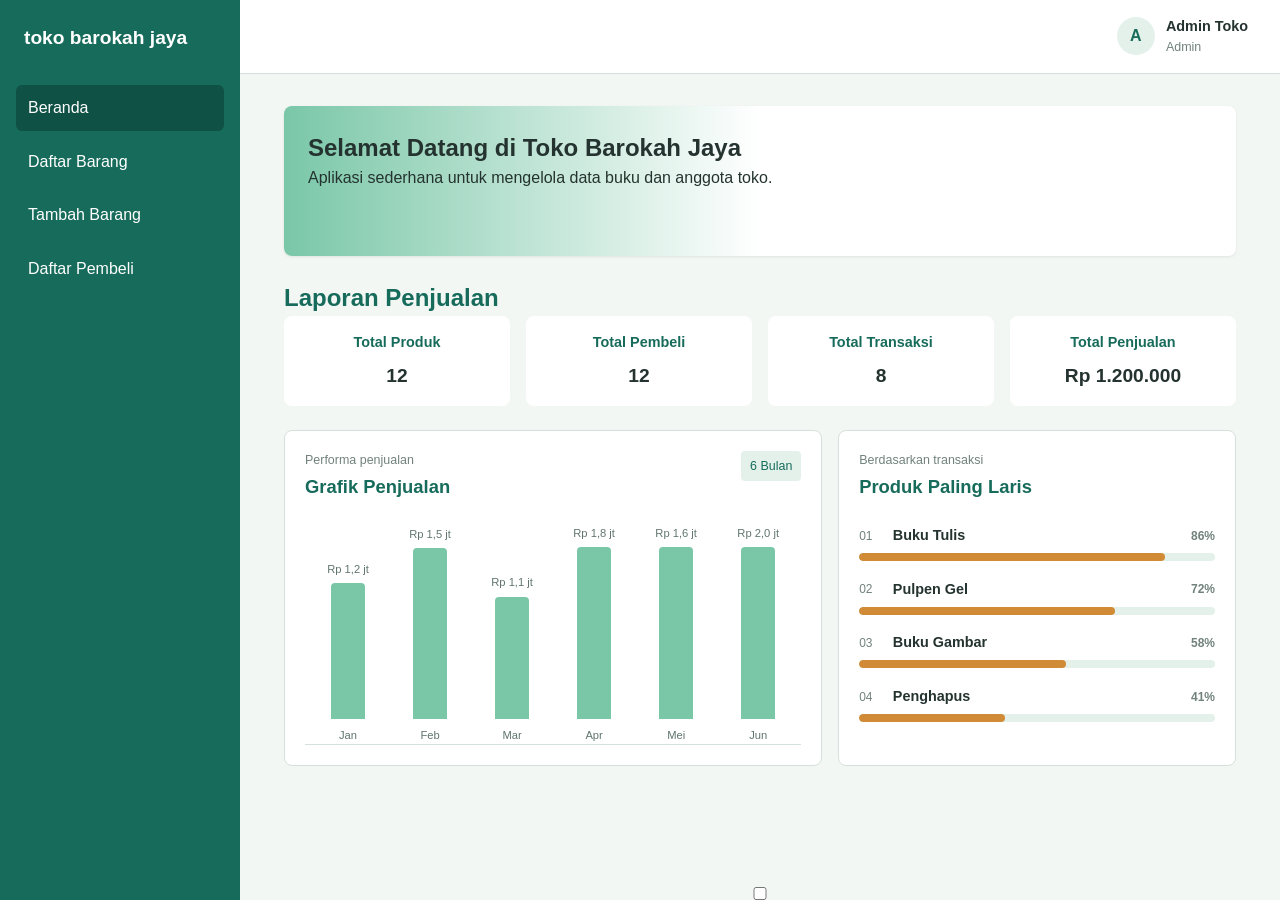
<file: jobsheet-05/index.html>
<!DOCTYPE html>
<html lang="id">
<head>
    <meta charset="UTF-8">
    <meta name="viewport" content="width=device-width, initial-scale=1">
    <title>toko barokah jaya | Beranda</title>
    <link rel="stylesheet" href="assets/css/style.css">
</head>
<body class ="dashboard-layout">
    <input type = "checkbox" id="nav-toggle" class="nav-toggle">
    <aside class="sidebar">
        <h1>toko barokah jaya</h1>
        <nav>
            <ul>
                <li><a href="index.html">Beranda</a></li>
                <li><a href="buku/list.html">Daftar Barang</a></li>
                <li><a href="buku/tambah.html">Tambah Barang</a></li>
                <li><a href="anggota/list.html">Daftar Pembeli</a></li>
            </ul>
        </nav>
    </aside>

    <header class="dashboard-header">
        <div class="mobile-header-brand">
            <label for="nav-toggle" class="nav-toggle-label">&#9776;</label>
            <span>toko barokah jaya</span>
        </div>
        <div class="user-profile">
            <div class="user-avatar">A</div>
            <div>
                <strong>Admin Toko</strong>
                <span>Admin</span>
            </div>
        </div>
    </header>

    <main>
        <section class="welcome">
            <h2>Selamat Datang di Toko Barokah Jaya</h2>
            <p>Aplikasi sederhana untuk mengelola data buku dan anggota toko.</p>
        </section>

        <section class="section-title">
            <h2>Laporan Penjualan</h2>
            <section>
            <article>
                <h3>Total Produk</h3>
                <p>12</p>
            </article>
            <article>
                <h3>Total Pembeli</h3>
                <p>12</p>
            </article>
            <article>
                <h3>Total Transaksi</h3>
                <p>8</p>
            </article>
            <article>
                <h3>Total Penjualan</h3>
                <p>Rp 1.200.000</p>
            </article>
            </section>
        </section>

        <section class="sales-dashboard" aria-label="Statistik penjualan">
            <article class="sales-chart">
                <div class="panel-heading"><div><p class="panel-eyebrow">Performa penjualan</p><h2>Grafik Penjualan</h2></div><span class="panel-period">6 Bulan</span></div>
                <div class="bar-chart" aria-label="Grafik penjualan dari Januari sampai Juni">
                    <div class="chart-column"><span class="chart-value">Rp 1,2 jt</span><div class="chart-bar" style="height: 62%;"></div><span class="chart-label">Jan</span></div>
                    <div class="chart-column"><span class="chart-value">Rp 1,5 jt</span><div class="chart-bar" style="height: 78%;"></div><span class="chart-label">Feb</span></div>
                    <div class="chart-column"><span class="chart-value">Rp 1,1 jt</span><div class="chart-bar" style="height: 56%;"></div><span class="chart-label">Mar</span></div>
                    <div class="chart-column"><span class="chart-value">Rp 1,8 jt</span><div class="chart-bar" style="height: 92%;"></div><span class="chart-label">Apr</span></div>
                    <div class="chart-column"><span class="chart-value">Rp 1,6 jt</span><div class="chart-bar" style="height: 84%;"></div><span class="chart-label">Mei</span></div>
                    <div class="chart-column"><span class="chart-value">Rp 2,0 jt</span><div class="chart-bar" style="height: 100%;"></div><span class="chart-label">Jun</span></div>
                </div>
            </article>
            <article class="best-selling">
                <div class="panel-heading"><div><p class="panel-eyebrow">Berdasarkan transaksi</p><h2>Produk Paling Laris</h2></div></div>
                <div class="product-list">
                    <div class="product-row"><div class="product-meta"><span>01</span><strong>Buku Tulis</strong><b>86%</b></div><div class="product-track"><span style="width: 86%;"></span></div></div>
                    <div class="product-row"><div class="product-meta"><span>02</span><strong>Pulpen Gel</strong><b>72%</b></div><div class="product-track"><span style="width: 72%;"></span></div></div>
                    <div class="product-row"><div class="product-meta"><span>03</span><strong>Buku Gambar</strong><b>58%</b></div><div class="product-track"><span style="width: 58%;"></span></div></div>
                    <div class="product-row"><div class="product-meta"><span>04</span><strong>Penghapus</strong><b>41%</b></div><div class="product-track"><span style="width: 41%;"></span></div></div>
                </div>
            </article>
        </section>
    </main>

    <script src="assets/js/app.js"></script>
</body>
</html>
</file>
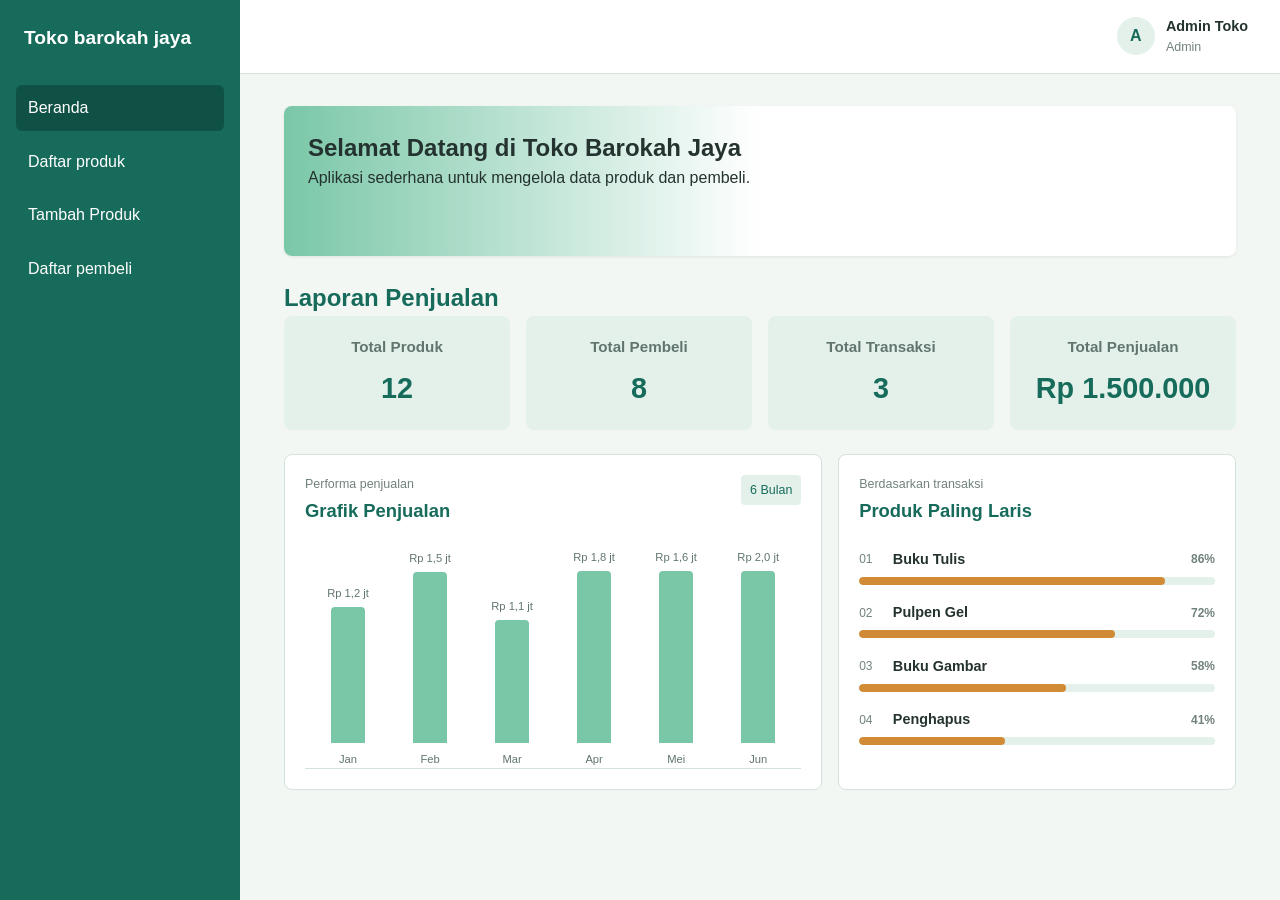
<file: jobsheet-3/index.html>
<!DOCTYPE html>
<html lang="id">
<head>
    <meta charset="UTF-8">
    <meta name="viewport" content="width=device-width, initial-scale=1">
    <title>Toko barokah jaya</title>
    <link rel="stylesheet" href="assets/css/style.css">
</head>
<body class="dashboard-layout">
    <input type="checkbox" id="nav-toggle" class="nav-toggle">
    <aside class="sidebar">
        <h1>Toko barokah jaya</h1>
        <nav>
            <ul>
                <li><a href="index.html">Beranda</a></li>
                <li><a href="buku/list.html">Daftar produk</a></li>
                <li><a href="buku/tambah.html">Tambah Produk</a></li>
                <li><a href="anggota/list.html">Daftar pembeli</a></li>
            </ul>
        </nav>
    </aside>

    <header class="dashboard-header">
        <div class="mobile-header-brand">
            <label for="nav-toggle" class="nav-toggle-label">&#9776;</label>
            <span>Toko barokah jaya</span>
        </div>
        <div class="user-profile">
            <div class="user-avatar">A</div>
            <div>
                <strong>Admin Toko</strong>
                <span>Admin</span>
            </div>
        </div>
    </header>

    <main>
        <section class = "welcome">
            <h2>Selamat Datang di Toko Barokah Jaya</h2>
            <p>Aplikasi sederhana untuk mengelola data produk dan pembeli.</p>
        </section>
        <section class="section-title">
            <h2>Laporan Penjualan</h2>
        <section>
          
            <article>
                <h3>Total Produk</h3>
                <p>12</p>
            </article>
            <article>
                <h3>Total Pembeli</h3>
                <p>8</p>
            </article>
            <article>
                <h3>Total Transaksi</h3>
                <p>3</p>
            </article>
            <article>
                <h3>Total Penjualan</h3>
                <p>Rp 1.500.000</p>
            </article>
        </section>
        </section>

        <section class="sales-dashboard" aria-label="Statistik penjualan">
            <article class="sales-chart">
                <div class="panel-heading">
                    <div>
                        <p class="panel-eyebrow">Performa penjualan</p>
                        <h2>Grafik Penjualan</h2>
                    </div>
                    <span class="panel-period">6 Bulan</span>
                </div>
                <div class="bar-chart" aria-label="Grafik penjualan dari Januari sampai Juni">
                    <div class="chart-column">
                        <span class="chart-value">Rp 1,2 jt</span>
                        <div class="chart-bar" style="height: 62%;"></div>
                        <span class="chart-label">Jan</span>
                    </div>
                    <div class="chart-column">
                        <span class="chart-value">Rp 1,5 jt</span>
                        <div class="chart-bar" style="height: 78%;"></div>
                        <span class="chart-label">Feb</span>
                    </div>
                    <div class="chart-column">
                        <span class="chart-value">Rp 1,1 jt</span>
                        <div class="chart-bar" style="height: 56%;"></div>
                        <span class="chart-label">Mar</span>
                    </div>
                    <div class="chart-column">
                        <span class="chart-value">Rp 1,8 jt</span>
                        <div class="chart-bar" style="height: 92%;"></div>
                        <span class="chart-label">Apr</span>
                    </div>
                    <div class="chart-column">
                        <span class="chart-value">Rp 1,6 jt</span>
                        <div class="chart-bar" style="height: 84%;"></div>
                        <span class="chart-label">Mei</span>
                    </div>
                    <div class="chart-column">
                        <span class="chart-value">Rp 2,0 jt</span>
                        <div class="chart-bar" style="height: 100%;"></div>
                        <span class="chart-label">Jun</span>
                    </div>
                </div>
            </article>

            <article class="best-selling">
                <div class="panel-heading">
                    <div>
                        <p class="panel-eyebrow">Berdasarkan transaksi</p>
                        <h2>Produk Paling Laris</h2>
                    </div>
                </div>
                <div class="product-list">
                    <div class="product-row">
                        <div class="product-meta"><span>01</span><strong>Buku Tulis</strong><b>86%</b></div>
                        <div class="product-track"><span style="width: 86%;"></span></div>
                    </div>
                    <div class="product-row">
                        <div class="product-meta"><span>02</span><strong>Pulpen Gel</strong><b>72%</b></div>
                        <div class="product-track"><span style="width: 72%;"></span></div>
                    </div>
                    <div class="product-row">
                        <div class="product-meta"><span>03</span><strong>Buku Gambar</strong><b>58%</b></div>
                        <div class="product-track"><span style="width: 58%;"></span></div>
                    </div>
                    <div class="product-row">
                        <div class="product-meta"><span>04</span><strong>Penghapus</strong><b>41%</b></div>
                        <div class="product-track"><span style="width: 41%;"></span></div>
                    </div>
                </div>
            </article>
        </section>
    </main>

    
</body>
</html>
</file>
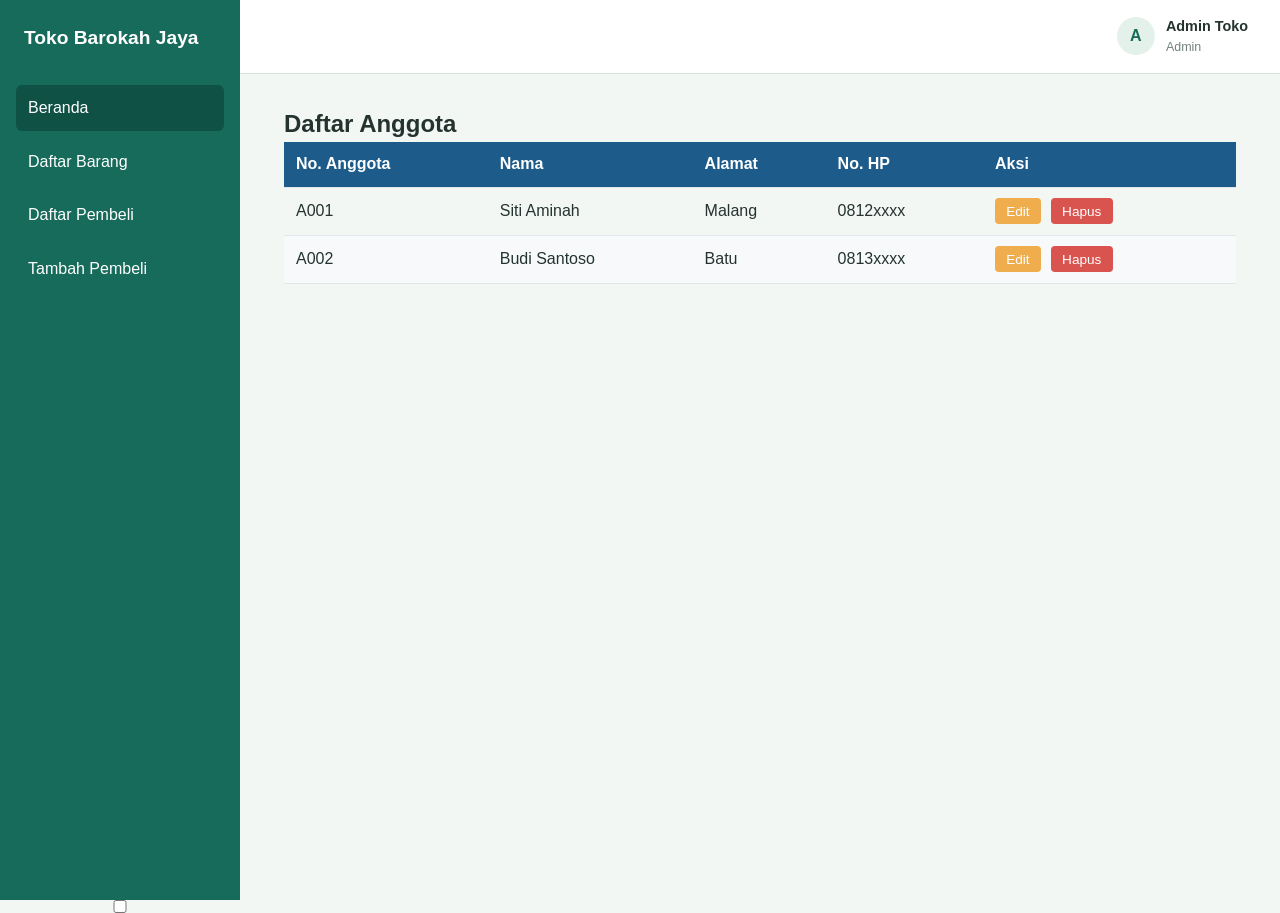
<file: jobsheet-05/anggota/list.html>
<!DOCTYPE html>
<html lang="id">
<head>
    <meta charset="UTF-8">
    <meta name="viewport" content="width=device-width, initial-scale=1">
    <title>SIMPUS-Mini | Daftar Anggota</title>
    <link rel="stylesheet" href="../assets/css/style.css">
</head>
<body class="dashboard-layout">
    <input type="checkbox" id="nav-toggle" class="nav-toggle">
    <aside class="sidebar">
        <h1>Toko Barokah Jaya</h1>
        <nav>
            <ul>
                <li><a href="../index.html">Beranda</a></li>
                <li><a href="../buku/list.html">Daftar Barang</a></li>
                <li><a href="list.html">Daftar Pembeli</a></li>
                <li><a href="tambah.html">Tambah Pembeli</a></li>
            </ul>
        </nav>
    </aside>
    <header class="dashboard-header">
        <div class="mobile-header-brand"><label for="nav-toggle" class="nav-toggle-label">&#9776;</label><span>Toko Barokah Jaya</span></div>
        <div class="user-profile"><div class="user-avatar">A</div><div><strong>Admin Toko</strong><span>Admin</span></div></div>
    </header>

    <main>
        <section>
            <h2>Daftar Anggota</h2>
            <div class="table-responsive">
            <table>
                <thead>
                    <tr>
                        <th>No. Anggota</th>
                        <th>Nama</th>
                        <th>Alamat</th>
                        <th>No. HP</th>
                        <th>Aksi</th>
                    </tr>
                </thead>
                <tbody>
                    <tr>
                        <td>A001</td>
                        <td>Siti Aminah</td>
                        <td>Malang</td>
                        <td>0812xxxx</td>
                        <td>
                            <button type="button">Edit</button>
                            <button type="button" class="btn-hapus">Hapus</button>
                        </td>
                    </tr>
                    <tr>
                        <td>A002</td>
                        <td>Budi Santoso</td>
                        <td>Batu</td>
                        <td>0813xxxx</td>
                        <td>
                            <button type="button">Edit</button>
                            <button type="button" class="btn-hapus">Hapus</button>
                        </td>
                    </tr>
                </tbody>
            </table>
            </div>
        </section>
    </main>

    <footer>
    <script src="../assets/js/app.js"></script>
</body>
</html>
</file>
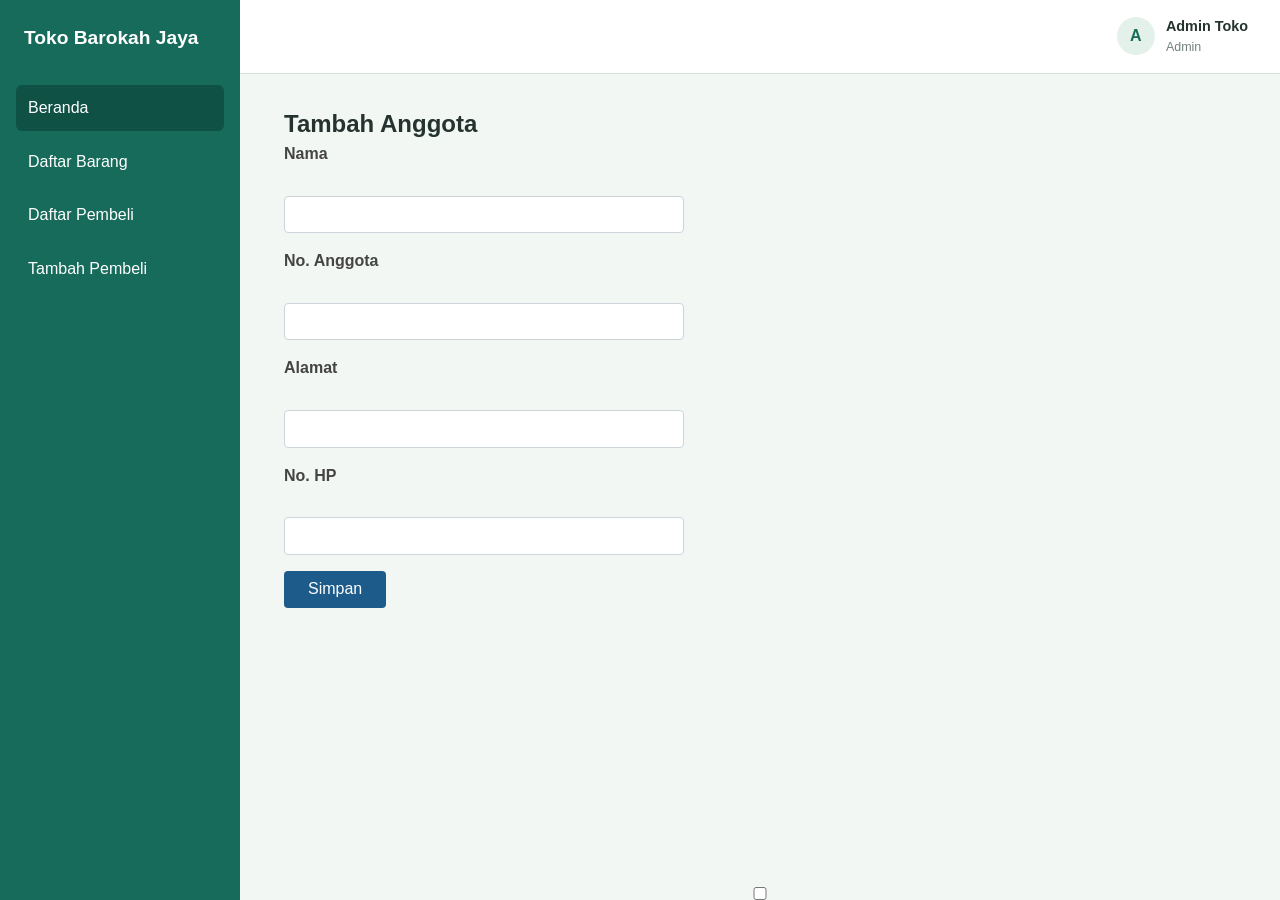
<file: jobsheet-05/anggota/tambah.html>
<!DOCTYPE html>
<html lang="id">
<head>
    <meta charset="UTF-8">
    <meta name="viewport" content="width=device-width, initial-scale=1">
    <title>SIMPUS-Mini | Tambah Anggota</title>
    <link rel="stylesheet" href="../assets/css/style.css">
</head>
<body class="dashboard-layout">
    <input type="checkbox" id="nav-toggle" class="nav-toggle">
    <aside class="sidebar">
        <h1>Toko Barokah Jaya</h1>
        <nav>
            <ul>
                <li><a href="../index.html">Beranda</a></li>
                <li><a href="../buku/list.html">Daftar Barang</a></li>
                <li><a href="list.html">Daftar Pembeli</a></li>
                <li><a href="tambah.html">Tambah Pembeli</a></li>
            </ul>
        </nav>
    </aside>
    <header class="dashboard-header">
        <div class="mobile-header-brand"><label for="nav-toggle" class="nav-toggle-label">&#9776;</label><span>Toko Barokah Jaya</span></div>
        <div class="user-profile"><div class="user-avatar">A</div><div><strong>Admin Toko</strong><span>Admin</span></div></div>
    </header>

    <main>
        <section>
            <h2>Tambah Anggota</h2>
            <form id="form-tambah">
                <p>
                    <label for="nama">Nama</label><br>
                    <input type="text" id="nama" name="nama" required>
                </p>
                <p>
                    <label for="no_anggota">No. Anggota</label><br>
                    <input type="text" id="no_anggota" name="no_anggota" required>
                </p>
                <p>
                    <label for="alamat">Alamat</label><br>
                    <input type="text" id="alamat" name="alamat">
                </p>
                <p>
                    <label for="no_hp">No. HP</label><br>
                    <input type="text" id="no_hp" name="no_hp">
                </p>
                <p>
                    <button type="submit">Simpan</button>
                </p>
            </form>
        </section>
    </main>

    <script src="../assets/js/app.js"></script>
</body>
</html>
</file>
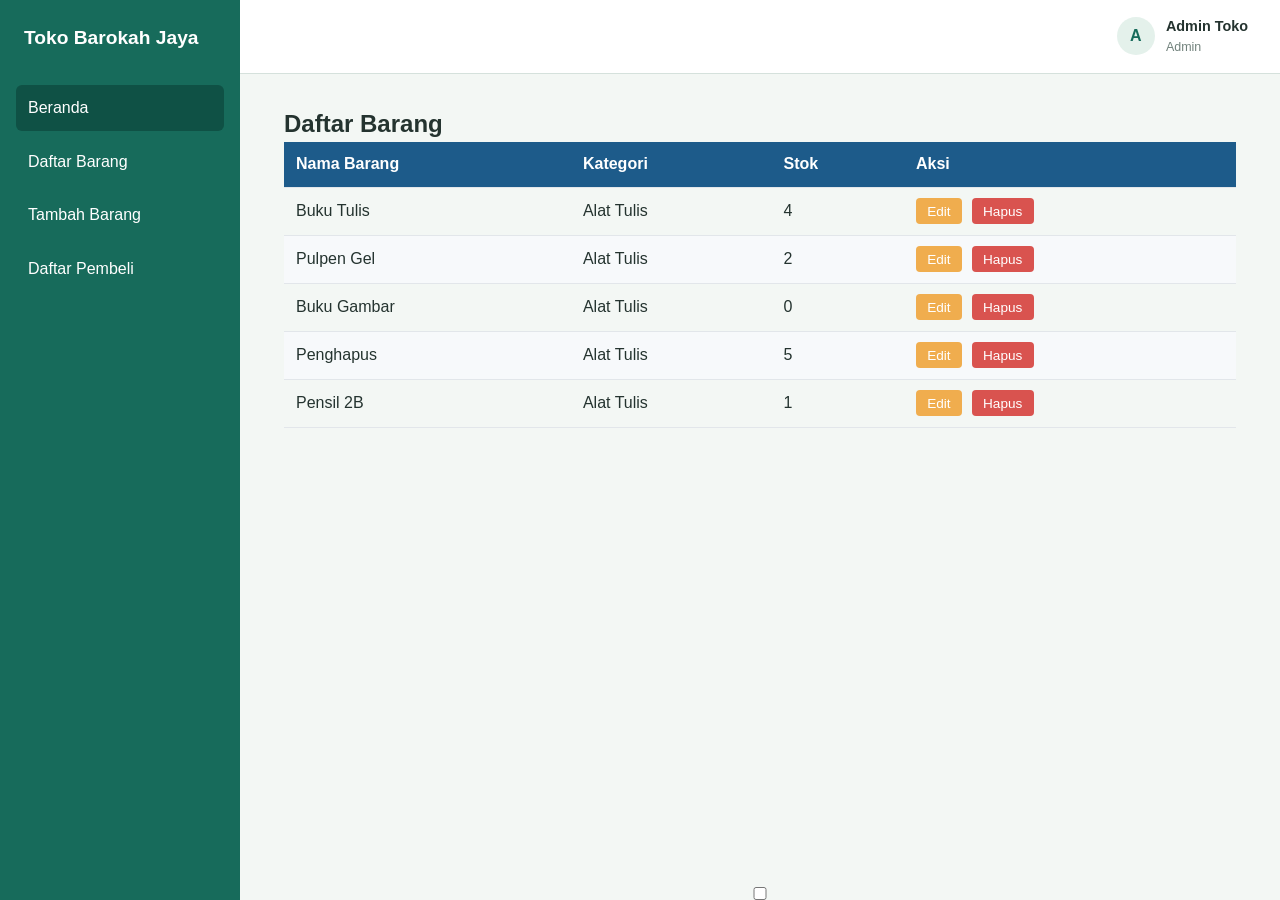
<file: jobsheet-05/buku/list.html>
<!DOCTYPE html>
<html lang="id">
<head>
    <meta charset="UTF-8">
    <meta name="viewport" content="width=device-width, initial-scale=1">
    <title>Toko Barokah Jaya | Daftar Barang</title>
    <link rel="stylesheet" href="../assets/css/style.css">
</head>
<body class="dashboard-layout">
    <input type="checkbox" id="nav-toggle" class="nav-toggle">
    <aside class="sidebar">
        <h1>Toko Barokah Jaya</h1>
        <nav>
            <ul>
                <li><a href="../index.html">Beranda</a></li>
                <li><a href="list.html">Daftar Barang</a></li>
                <li><a href="tambah.html">Tambah Barang</a></li>
                <li><a href="../anggota/list.html">Daftar Pembeli</a></li>
            </ul>
        </nav>
    </aside>
    <header class="dashboard-header">
        <div class="mobile-header-brand"><label for="nav-toggle" class="nav-toggle-label">&#9776;</label><span>Toko Barokah Jaya</span></div>
        <div class="user-profile"><div class="user-avatar">A</div><div><strong>Admin Toko</strong><span>Admin</span></div></div>
    </header>

    <main>
        <section>
            <h2>Daftar Barang</h2>
            <div class="table-responsive">
            <table>
                <thead>
                    <tr>
                        <th>Nama Barang</th>
                        <th>Kategori</th>
                        <th>Stok</th>
                        <th>Aksi</th>
                    </tr>
                </thead>
                <tbody>
                    <tr>
                        <td>Buku Tulis</td><td>Alat Tulis</td><td>4</td>
                        <td>
                            <button type="button">Edit</button>
                            <button type="button" class="btn-hapus">Hapus</button>
                        </td>
                    </tr>
                    <tr>
                        <td>Pulpen Gel</td><td>Alat Tulis</td><td>2</td>
                        <td>
                            <button type="button">Edit</button>
                            <button type="button" class="btn-hapus">Hapus</button>
                        </td>
                    </tr>
                    <tr>
                        <td>Buku Gambar</td><td>Alat Tulis</td><td>0</td>
                        <td>
                            <button type="button">Edit</button>
                            <button type="button" class="btn-hapus">Hapus</button>
                        </td>
                    </tr>
                    <tr>
                        <td>Penghapus</td><td>Alat Tulis</td><td>5</td>
                        <td>
                            <button type="button">Edit</button>
                            <button type="button" class="btn-hapus">Hapus</button>
                        </td>
                    </tr>
                    <tr>
                        <td>Pensil 2B</td><td>Alat Tulis</td><td>1</td>
                        <td>
                            <button type="button">Edit</button>
                            <button type="button" class="btn-hapus">Hapus</button>
                        </td>
                    </tr>
                </tbody>
            </table>
            </div>
        </section>
    </main>

    <script src="../assets/js/app.js"></script>
</body>
</html>
</file>
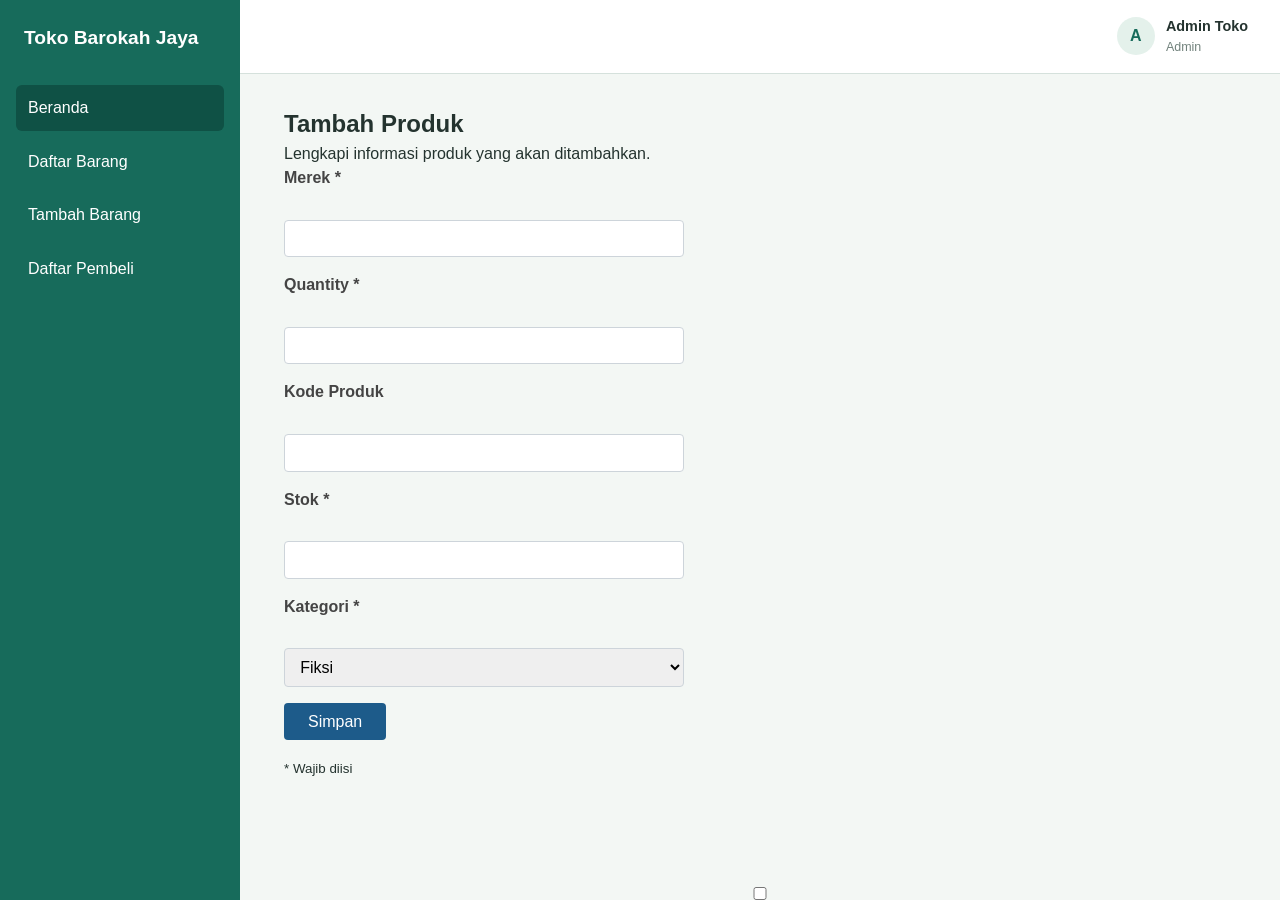
<file: jobsheet-05/buku/tambah.html>
<!DOCTYPE html>
<html lang="id">
<head>
    <meta charset="UTF-8">
    <meta name="viewport" content="width=device-width, initial-scale=1">
    <title>SIMPUS-Mini | Tambah Barang</title>
    <link rel="stylesheet" href="../assets/css/style.css">
</head>
<body class="dashboard-layout">
    <input type="checkbox" id="nav-toggle" class="nav-toggle">
    <aside class="sidebar">
        <h1>Toko Barokah Jaya</h1>
        <nav>
            <ul>
                <li><a href="../index.html">Beranda</a></li>
                <li><a href="list.html">Daftar Barang</a></li>
                <li><a href="tambah.html">Tambah Barang</a></li>
                <li><a href="../anggota/list.html">Daftar Pembeli</a></li>
            </ul>
        </nav>
    </aside>
    <header class="dashboard-header">
        <div class="mobile-header-brand"><label for="nav-toggle" class="nav-toggle-label">&#9776;</label><span>Toko Barokah Jaya</span></div>
        <div class="user-profile"><div class="user-avatar">A</div><div><strong>Admin Toko</strong><span>Admin</span></div></div>
    </header>

    <main>
        <section class="tambah-buku">
            <h2>Tambah Produk</h2>
            <p class="form-intro">Lengkapi informasi produk yang akan ditambahkan.</p>
            <form id="form-tambah">
                <p>
                    <label for="judul">Merek <span class="required-mark">*</span></label><br>
                    <input type="text" id="judul" name="judul" required>
                </p>
                <p>
                    <label for="pengarang">Quantity <span class="required-mark">*</span></label><br>
                    <input type="text" id="pengarang" name="pengarang" required>
                </p>
                <p>
                    <label for="isbn">Kode Produk</label><br>
                    <input type="text" id="isbn" name="isbn">
                </p>
                <p>
                    <label for="stok">Stok <span class="required-mark">*</span></label><br>
                    <input type="number" id="stok" name="stok" min="0" required>
                </p>
                <p>
                    <label for="kategori">Kategori <span class="required-mark">*</span></label><br>
                    <select id="kategori" name="kategori">
                        <option value="fiksi">Fiksi</option>
                        <option value="non-fiksi">Non-Fiksi</option>
                        <option value="referensi">Referensi</option>
                    </select>
                </p>
                <p>
                    <button type="submit">Simpan</button>
                </p>
            </form>
            <small class="form-note"><span class="required-mark">*</span> Wajib diisi</small>
        </section>
    </main>

    <script src="../assets/js/app.js"></script>
</body>
</html>
</file>
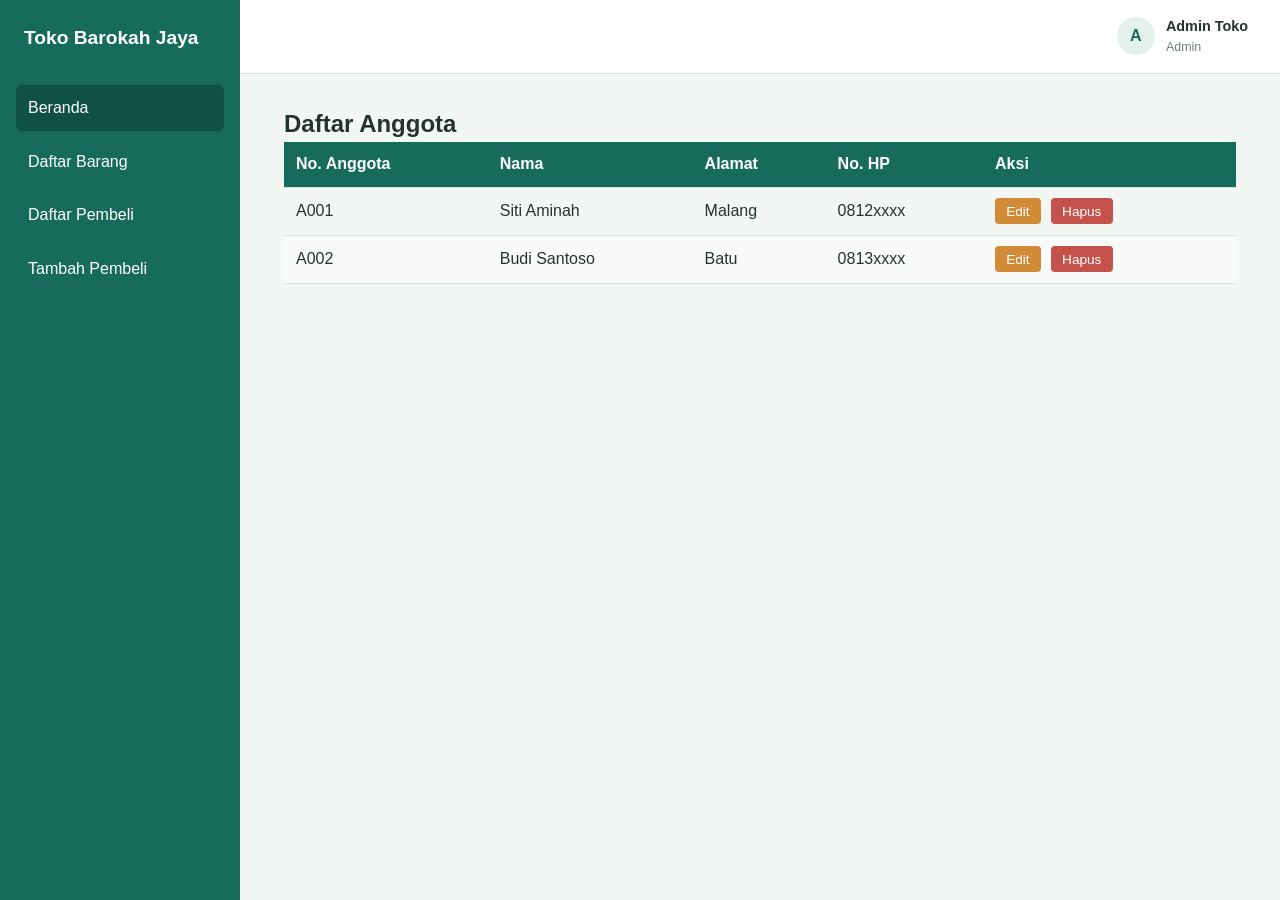
<file: jobsheet-3/anggota/list.html>
<!DOCTYPE html>
<html lang="id">
<head>
    <meta charset="UTF-8">
    <meta name="viewport" content="width=device-width, initial-scale=1">
    <title>SIMPUS-Mini | Daftar Anggota</title>
    <link rel="stylesheet" href="../assets/css/style.css">
</head>
<body class="dashboard-layout">
    <input type="checkbox" id="nav-toggle" class="nav-toggle">
    <aside class="sidebar">
        <h1>Toko Barokah Jaya</h1>
        <nav>
            <ul>
                <li><a href="../index.html">Beranda</a></li>
                <li><a href="../buku/list.html">Daftar Barang</a></li>
                <li><a href="list.html">Daftar Pembeli</a></li>
                <li><a href="tambah.html">Tambah Pembeli</a></li>
            </ul>
        </nav>
    </aside>

    <header class="dashboard-header">
        <div class="mobile-header-brand">
            <label for="nav-toggle" class="nav-toggle-label">&#9776;</label>
            <span>Toko Barokah Jaya</span>
        </div>
        <div class="user-profile">
            <div class="user-avatar">A</div>
            <div>
                <strong>Admin Toko</strong>
                <span>Admin</span>
            </div>
        </div>
    </header>

    <main>
        <section>
            <h2>Daftar Anggota</h2>
            <div class="table-responsive">
            <table>
                <thead>
                    <tr>
                        <th>No. Anggota</th>
                        <th>Nama</th>
                        <th>Alamat</th>
                        <th>No. HP</th>
                        <th>Aksi</th>
                    </tr>
                </thead>
                <tbody>
                    <tr>
                        <td>A001</td>
                        <td>Siti Aminah</td>
                        <td>Malang</td>
                        <td>0812xxxx</td>
                        <td>
                            <button type="button">Edit</button>
                            <button type="button">Hapus</button>
                        </td>
                    </tr>
                    <tr>
                        <td>A002</td>
                        <td>Budi Santoso</td>
                        <td>Batu</td>
                        <td>0813xxxx</td>
                        <td>
                            <button type="button">Edit</button>
                            <button type="button">Hapus</button>
                        </td>
                    </tr>
                </tbody>
            </table>
            </div>
        </section>
    </main>

   
</body>
</html>
</file>
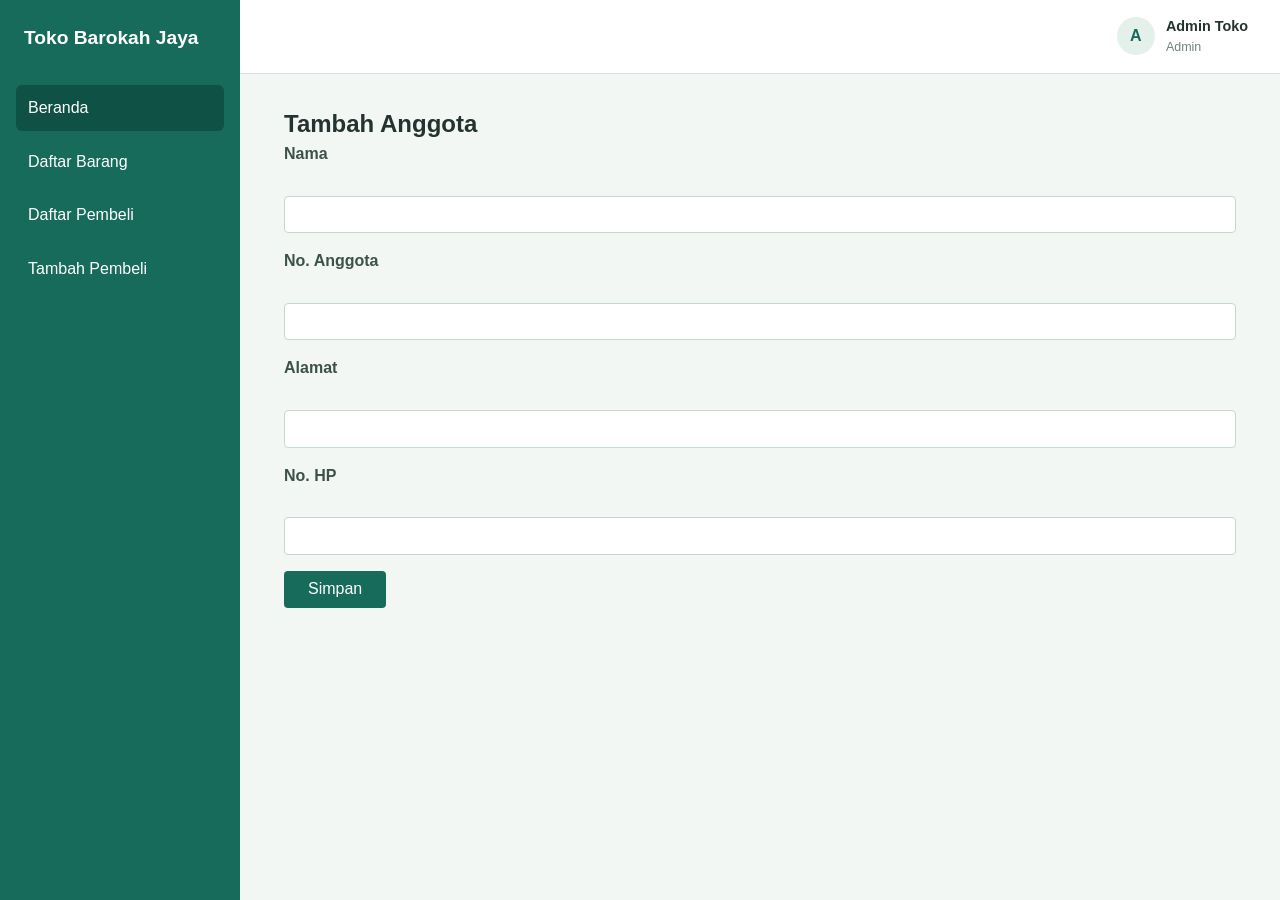
<file: jobsheet-3/anggota/tambah.html>
<!DOCTYPE html>
<html lang="id">
<head>
    <meta charset="UTF-8">
    <meta name="viewport" content="width=device-width, initial-scale=1">
    <title>SIMPUS-Mini | Tambah Anggota</title>
    <link rel="stylesheet" href="../assets/css/style.css">
</head>
<body class="dashboard-layout">
    <input type="checkbox" id="nav-toggle" class="nav-toggle">
    <aside class="sidebar">
        <h1>Toko Barokah Jaya</h1>
        <nav>
            <ul>
                <li><a href="../index.html">Beranda</a></li>
                <li><a href="../buku/list.html">Daftar Barang</a></li>
                <li><a href="list.html">Daftar Pembeli</a></li>
                <li><a href="tambah.html">Tambah Pembeli</a></li>
            </ul>
        </nav>
    </aside>

    <header class="dashboard-header">
        <div class="mobile-header-brand">
            <label for="nav-toggle" class="nav-toggle-label">&#9776;</label>
            <span>Toko Barokah Jaya</span>
        </div>
        <div class="user-profile">
            <div class="user-avatar">A</div>
            <div>
                <strong>Admin Toko</strong>
                <span>Admin</span>
            </div>
        </div>
    </header>

    <main>
        <section>
            <h2>Tambah Anggota</h2>
            <form>
                <p>
                    <label for="nama">Nama</label><br>
                    <input type="text" id="nama" name="nama" required>
                </p>
                <p>
                    <label for="no_anggota">No. Anggota</label><br>
                    <input type="text" id="no_anggota" name="no_anggota" required>
                </p>
                <p>
                    <label for="alamat">Alamat</label><br>
                    <input type="text" id="alamat" name="alamat">
                </p>
                <p>
                    <label for="no_hp">No. HP</label><br>
                    <input type="text" id="no_hp" name="no_hp">
                </p>
                <p>
                    <button type="submit">Simpan</button>
                </p>
            </form>
        </section>
    </main>

    
</body>
</html>
</file>
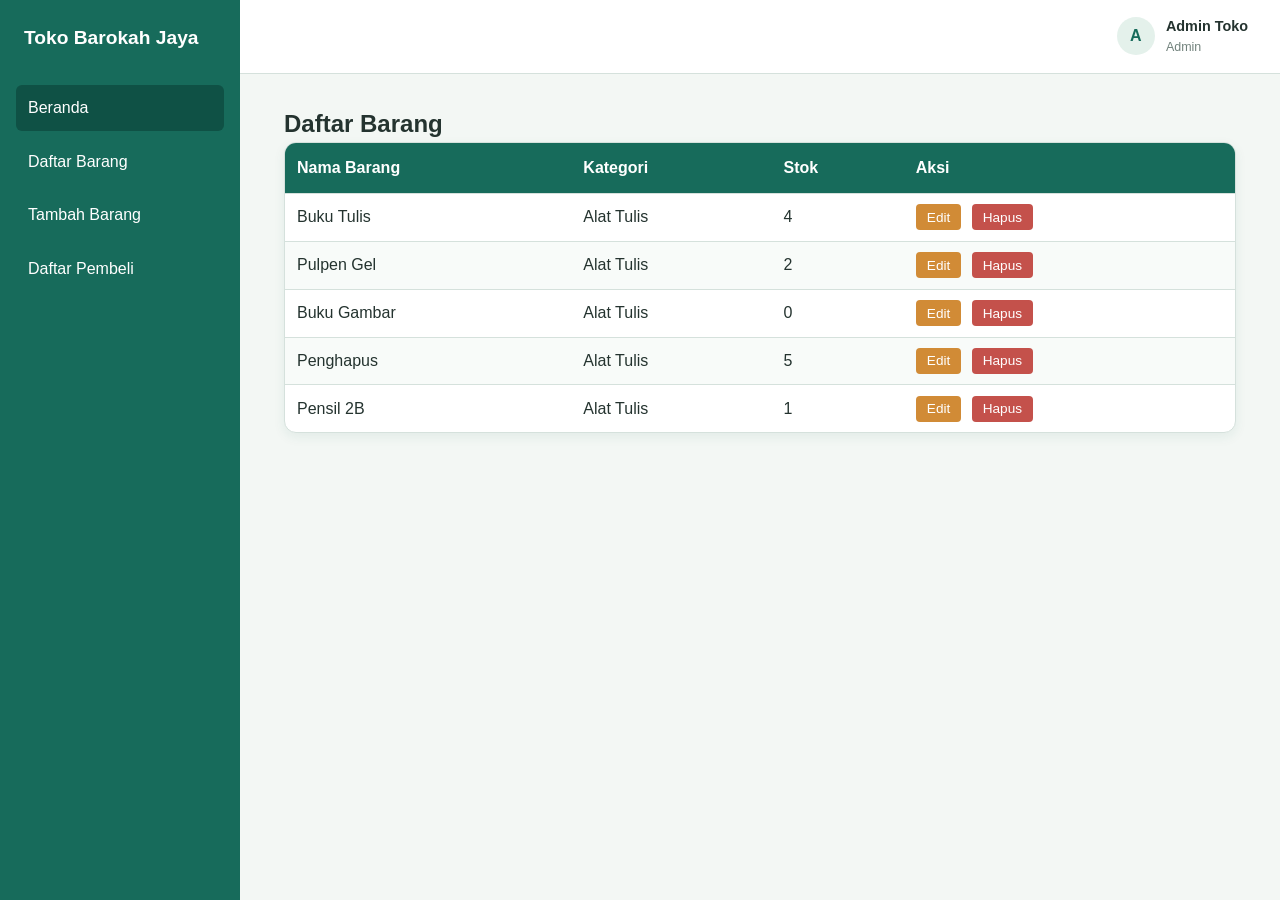
<file: jobsheet-3/buku/list.html>
<!DOCTYPE html>
<html lang="id">
<head>
    <meta charset="UTF-8">
    <meta name="viewport" content="width=device-width, initial-scale=1">
    <title>Toko Barokah Jaya | Daftar Barang</title>
    <link rel="stylesheet" href="../assets/css/style.css">
</head>
<body class="dashboard-layout">
    <input type="checkbox" id="nav-toggle" class="nav-toggle">
    <aside class="sidebar">
        <h1>Toko Barokah Jaya</h1>
        <nav>
            <ul>
                <li><a href="../index.html">Beranda</a></li>
                <li><a href="list.html">Daftar Barang</a></li>
                <li><a href="tambah.html">Tambah Barang</a></li>
                <li><a href="../anggota/list.html">Daftar Pembeli</a></li>
            </ul>
        </nav>
    </aside>

    <header class="dashboard-header">
        <div class="mobile-header-brand">
            <label for="nav-toggle" class="nav-toggle-label">&#9776;</label>
            <span>Toko Barokah Jaya</span>
        </div>
        <div class="user-profile">
            <div class="user-avatar">A</div>
            <div>
                <strong>Admin Toko</strong>
                <span>Admin</span>
            </div>
        </div>
    </header>

    <main>
        <section>
            <h2>Daftar Barang</h2>
            <div class="table-responsive product-table-wrapper">
            <table class="product-table">
                <thead>
                    <tr>
                        <th>Nama Barang</th>
                        <th>Kategori</th>
                        <th>Stok</th>
                        <th>Aksi</th>
                    </tr>
                </thead>
                <tbody>
                    <tr>
                        <td>Buku Tulis</td>
                        <td>Alat Tulis</td>
                        <td>4</td>
                        <td>
                            <button type="button">Edit</button>
                            <button type="button">Hapus</button>
                        </td>
                    </tr>
                    <tr>
                        <td>Pulpen Gel</td>
                        <td>Alat Tulis</td>
                        <td>2</td>
                        <td>
                            <button type="button">Edit</button>
                            <button type="button">Hapus</button>
                        </td>
                    </tr>
                    <tr>
                        <td>Buku Gambar</td>
                        <td>Alat Tulis</td>
                        <td>0</td>
                        <td>
                            <button type="button">Edit</button>
                            <button type="button">Hapus</button>
                        </td>
                    </tr>
                    <tr>
                        <td>Penghapus</td>
                        <td>Alat Tulis</td>
                        <td>5</td>
                        <td>
                            <button type="button">Edit</button>
                            <button type="button">Hapus</button>
                        </td>
                    </tr>
                    <tr>
                        <td>Pensil 2B</td>
                        <td>Alat Tulis</td>
                        <td>1</td>
                        <td>
                            <button type="button">Edit</button>
                            <button type="button">Hapus</button>
                        </td>
                    </tr>
                </tbody>
            </table>
            </div>
        </section>
    </main>

   
</body>
</html>
</file>
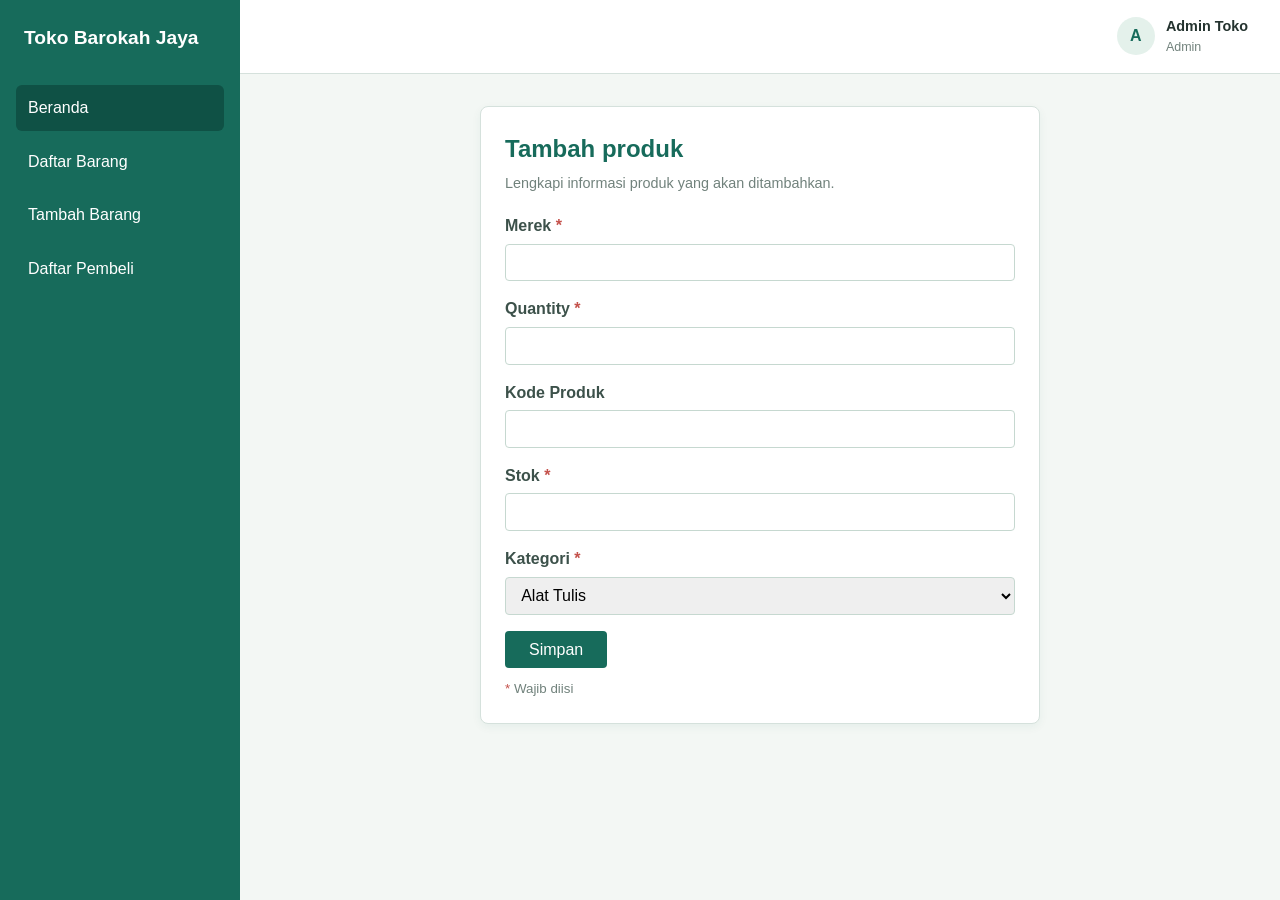
<file: jobsheet-3/buku/tambah.html>
<!DOCTYPE html>
<html lang="id">
<head>
    <meta charset="UTF-8">
    <meta name="viewport" content="width=device-width, initial-scale=1">
    <title>SIMPUS-Mini | Tambah Buku</title>
    <link rel="stylesheet" href="../assets/css/style.css">
</head>
<body class="dashboard-layout">
    <input type="checkbox" id="nav-toggle" class="nav-toggle">
    <aside class="sidebar">
        <h1>Toko Barokah Jaya</h1>
        <nav>
            <ul>
                <li><a href="../index.html">Beranda</a></li>
                <li><a href="list.html">Daftar Barang</a></li>
                <li><a href="tambah.html">Tambah Barang</a></li>
                <li><a href="../anggota/list.html">Daftar Pembeli</a></li>
            </ul>
        </nav>
    </aside>

    <header class="dashboard-header">
        <div class="mobile-header-brand">
            <label for="nav-toggle" class="nav-toggle-label">&#9776;</label>
            <span>Toko Barokah Jaya</span>
        </div>
        <div class="user-profile">
            <div class="user-avatar">A</div>
            <div>
                <strong>Admin Toko</strong>
                <span>Admin</span>
            </div>
        </div>
    </header>

    <main>
        <section class="tambah-buku">
            <h2>Tambah produk</h2>
            <p class="form-intro">Lengkapi informasi produk yang akan ditambahkan.</p>
            <form>
                <p>
                    <label for="judul">Merek <span class="required-mark">*</span></label>
                    <input type="text" id="judul" name="judul" required>
                </p>
                <p>
                    <label for="pengarang">Quantity <span class="required-mark">*</span></label>
                    <input type="text" id="pengarang" name="pengarang" required>
                </p>
                <p>
                    <label for="isbn">Kode Produk</label>
                    <input type="text" id="isbn" name="isbn">
                </p>
                <p>
                    <label for="stok">Stok <span class="required-mark">*</span></label>
                    <input type="number" id="stok" name="stok" min="0" required>
                </p>
                <p>
                    <label for="kategori">Kategori <span class="required-mark">*</span></label>
                    <select id="kategori" name="kategori">
                        <option value="fiksi">Alat Tulis </option>
                        <option value="non-fiksi">Peralatan rumah</option>
                        <option value="referensi">Sembako</option>
                    </select>
                </p>
                <p>
                    <button type="submit">Simpan</button>
                </p>
            </form>
            <small class="form-note"><span class="required-mark">*</span> Wajib diisi</small>
        </section>
    </main>

   
</body>
</html>
</file>
<file: jobsheet-05/assets/css/style.css>
/* ===== Reset & Base ===== */
* {
    box-sizing: border-box;
    margin: 0;
    padding: 0;
}

body {
    font-family: "Segoe UI", Arial, sans-serif;
    color: #2b2b2b;
    background-color: #f5f6f8;
    line-height: 1.5;
}

a {
    color: #1d5b8a;
    text-decoration: none;
}

a:hover {
    text-decoration: underline;
}

/* ===== Header & Navbar (Flexbox) ===== */
header {
    background-color: #1d5b8a;
    color: #fff;
    padding: 1rem 1.5rem;
    display: flex;
    align-items: center;
    justify-content: space-between;
    flex-wrap: wrap;
}

header h1 {
    font-size: 1.4rem;
}

header nav ul {
    list-style: none;
    display: flex;
    gap: 1.25rem;
}

header nav a {
    color: #fff;
    font-weight: 500;
}

/* ===== Dashboard Sidebar ===== */
.dashboard-layout {
    display: grid;
    grid-template-columns: 240px minmax(0, 1fr);
    grid-template-rows: auto 1fr auto;
    min-height: 100vh;
}

.dashboard-layout .sidebar {
    background-color: #176b5b;
    color: #fff;
    grid-column: 1;
    grid-row: 1 / -1;
    min-height: 100vh;
    padding: 1.5rem 1rem;
}

.sidebar h1 {
    font-size: 1.2rem;
    margin: 0 0 2rem;
    padding: 0 0.5rem;
}

.sidebar nav ul {
    display: grid;
    gap: 0.45rem;
    list-style: none;
}

.sidebar nav a {
    border-radius: 6px;
    color: #fff;
    display: block;
    padding: 0.7rem 0.75rem;
}

.sidebar nav a:hover,
.sidebar nav li:first-child a {
    background-color: #0f5145;
    text-decoration: none;
}

.dashboard-layout .dashboard-header {
    align-items: center;
    background-color: #fff;
    border-bottom: 1px solid #d5e1dc;
    color: #24332f;
    display: flex;
    grid-column: 2;
    grid-row: 1;
    justify-content: flex-end;
    min-height: 74px;
    padding: 1rem 2rem;
}

.mobile-header-brand {
    display: none;
}

.user-profile {
    align-items: center;
    display: flex;
    gap: 0.7rem;
}

.user-profile strong,
.user-profile span {
    display: block;
}

.user-profile strong {
    font-size: 0.9rem;
}

.user-profile span {
    color: #71827c;
    font-size: 0.78rem;
}

.user-avatar {
    align-items: center;
    background-color: #e4f1eb;
    border-radius: 50%;
    color: #176b5b;
    display: flex;
    font-weight: 700;
    height: 38px;
    justify-content: center;
    width: 38px;
}

.dashboard-layout main {
    grid-column: 2;
    grid-row: 2;
    width: 100%;
}

.dashboard-layout footer {
    grid-column: 2;
    grid-row: 3;
}

/* ===== Responsive Breakpoints ===== */
@media (max-width: 768px) {
    .section-title > section {
        grid-template-columns: repeat(2, 1fr);
    }

    .sales-dashboard {
        grid-template-columns: 1fr;
    }
}

@media (max-width: 480px) {
    .dashboard-layout {
        display: block;
    }

    .dashboard-layout .sidebar {
        display: none;
        min-height: auto;
    }

    .dashboard-layout .dashboard-header {
        justify-content: space-between;
        padding: 0.85rem 1rem;
    }

    .mobile-header-brand {
        align-items: center;
        display: flex;
        gap: 0.75rem;
    }

    .mobile-header-brand span {
        color: #176b5b;
        font-size: 0.95rem;
        font-weight: 600;
    }

    .dashboard-layout .nav-toggle-label {
        background-color: #176b5b;
        border-radius: 4px;
        display: block;
        line-height: 1;
        padding: 0.35rem 0.5rem;
    }

    .dashboard-layout .nav-toggle:checked ~ .dashboard-header .nav-toggle-label {
        background-color: #0f5145;
    }

    .dashboard-layout .nav-toggle:checked ~ .sidebar {
        display: block;
    }

    header {
        position: relative;
    }

    .nav-toggle-label {
        display: block;
    }

    header nav {
        display: none;
        width: 100%;
        order: 3;
        margin-top: 1rem;
    }

    .nav-toggle:checked ~ nav {
        display: block;
    }

    header nav ul {
        flex-direction: column;
        gap: 0.75rem;
    }

    .section-title section {
        grid-template-columns: 1fr;
    }

    form input,
    form select {
        max-width: 100%;
    }
}

body {
    color: #24332f;
    background-color: #f3f7f4;
}

a { color: #176b5b; }
header { background-color: #176b5b; }
.section-title > section article { background-color: #e4f1eb; }
.section-title > section article h3 { color: #60756e; }
.section-title > section article p {
    color: #176b5b;
    font-size: 1.8rem;
    font-weight: 700;
}
th, td { border-bottom-color: #d5e1dc; }
thead { background-color: #176b5b; }
tbody tr:nth-child(even) { background-color: #f8fbf9; }
tbody tr:hover { background-color: #e4f1eb; }
td button:first-of-type { background-color: #d18b36; }
td button:last-of-type { background-color: #c4514b; }
form label { color: #3c514a; }
form input, form select { border-color: #c6d8d0; max-width: none; }
form button[type="submit"] { background-color: #176b5b; }
form button[type="submit"]:hover { background-color: #0f5145; }
footer { color: #71827c; }
.error { color: #c4514b; }
.search-box input { border-color: #c6d8d0; }

.sales-dashboard {
    display: grid;
    grid-template-columns: 1.15fr 0.85fr;
    gap: 1rem;
    margin-top: 1.5rem;
}

.sales-chart,
.best-selling {
    background-color: #fff;
    border: 1px solid #d5e1dc;
    border-radius: 8px;
    padding: 1.25rem;
}

.panel-heading {
    display: flex;
    align-items: flex-start;
    justify-content: space-between;
    gap: 1rem;
    margin-bottom: 1.5rem;
}

.panel-heading h2 { 
    color: #176b5b; 
    font-size: 1.15rem; }
.panel-eyebrow { 
    color: #71827c; 
    font-size: 0.78rem; 
    margin-bottom: 0.2rem; 
}
.panel-period { 
    background-color: #e4f1eb; 
    border-radius: 4px; 
    color: #176b5b; 
    font-size: 0.78rem; 
    padding: 0.35rem 0.55rem; 
    white-space: nowrap; 
}
.bar-chart { 
    align-items: flex-end; 
    border-bottom: 1px solid #d5e1dc; 
    display: flex; 
    gap: 0.75rem; 
    height: 220px; 
    justify-content: space-around; 
    padding: 0 0.5rem; 
}
.chart-column { 
    align-items: center; 
    display: flex; 
    flex: 1;
     flex-direction: column; 
     height: 100%; 
     justify-content: flex-end;
      min-width: 0; 
    }
.chart-value, .chart-label { 
    color: #60756e; 
    font-size: 0.7rem; 
    white-space: nowrap; 
}
.chart-value { 
    margin-bottom: 0.35rem;
 }
.chart-bar { 
    background-color: #7ac7a8; 
    border-radius: 4px 4px 0 0; 
    min-height: 20px; 
    width: min(34px, 70%); 
}
.chart-label { 
    margin-top: 0.5rem; 
}
.product-list { 
    display: grid; 
    gap: 1.1rem; 
}
.product-meta { 
    align-items: center; 
    display: grid; 
    gap: 0.6rem; 
    grid-template-columns: 1.5rem 1fr auto; 
    margin-bottom: 0.4rem; 
}
.product-meta span, .product-meta b {
     color: #71827c; 
     font-size: 0.75rem; 
    }
.product-meta strong { 
    color: #24332f; 
    font-size: 0.9rem;
 }
.product-track {
     background-color: #e4f1eb; 
     border-radius: 4px; 
     height: 8px;
      overflow: hidden; }
.product-track span { 
    background-color: #d18b36; 
    border-radius: inherit; 
    display: block; 
    height: 100%; 
}

@media (max-width: 768px) {
    .section-title > section { grid-template-columns: repeat(2, 1fr); }
    .sales-dashboard { grid-template-columns: 1fr; }
}



/* ===== Main Layout ===== */
main {
    max-width: 1000px;
    margin: 2rem auto;
    padding: 0 1.5rem;
}

.welcome{
    background: #7ac7a8;
    background: linear-gradient(90deg, rgba(122, 199, 168, 1) 0%, rgba(255, 255, 255, 1) 50%, rgba(255, 255, 255, 1) 100%);
    border-radius: 8px;
    padding: 1.5rem;
    margin-bottom: 1.5rem;
    box-shadow: 0 1px 3px rgba(0, 0, 0, 0.08);
    height: 150px;
}
.section-title {
    margin-bottom: 1rem;
    color: #176b5b;
}
/* ===== Kartu Statistik (CSS Grid) ===== */
.section-title > section {
    display: grid;
    grid-template-columns: repeat(4, 1fr);
    gap: 1rem;
}

.section-title > section article {
    background-color: #fff;
    border-radius: 8px;
    padding: 1rem;
    text-align: center;
}

.section-title > section article h3 {
    font-size: 0.9rem;
    margin-bottom: 0.5rem;
    color: #176b5b;
}

.section-title > section article p {
    font-size: 1.2rem;
    font-weight: 600;
    color: #24332f;
}

/* ===== Tabel ===== */
table {
    width: 100%;
    border-collapse: collapse;
}

th, td {
    text-align: left;
    padding: 0.65rem 0.75rem;
    border-bottom: 1px solid #e2e6ea;
}

thead {
    background-color: #1d5b8a;
    color: #fff;
}

tbody tr:nth-child(even) {
    background-color: #f7f9fb;
}

tbody tr:hover {
    background-color: #eef4fa;
}

td button {
    padding: 0.35rem 0.7rem;
    margin-right: 0.35rem;
    border: none;
    border-radius: 4px;
    cursor: pointer;
    font-size: 0.85rem;
}

td button:first-of-type {
    background-color: #f0ad4e;
    color: #fff;
}

td button:last-of-type {
    background-color: #d9534f;
    color: #fff;
}

/* ===== Form ===== */
form p {
    margin-bottom: 1rem;
}

form label {
    display: block;
    margin-bottom: 0.35rem;
    font-weight: 600;
    color: #444;
}

form input,
form select {
    width: 100%;
    max-width: 400px;
    padding: 0.55rem 0.7rem;
    border: 1px solid #cdd4da;
    border-radius: 4px;
    font-size: 1rem;
}

form button[type="submit"] {
    background-color: #1d5b8a;
    color: #fff;
    border: none;
    padding: 0.6rem 1.5rem;
    border-radius: 4px;
    font-size: 1rem;
    cursor: pointer;
}

form button[type="submit"]:hover {
    background-color: #164869;
}

/* ===== Footer ===== */
footer {
    text-align: center;
    padding: 1.25rem;
    color: #7a8794;
    font-size: 0.9rem;
}

/* ===== Tabel Responsif ===== */
.table-responsive {
    overflow-x: auto;
}

/* ===== Hamburger Menu (JS-driven) ===== */
.nav-toggle-label {
    display: none;
    font-size: 1.6rem;
    color: #fff;
    background: none;
    border: none;
    cursor: pointer;
}

/* ===== Pesan Error Validasi ===== */
.error {
    display: block;
    color: #d9534f;
    font-size: 0.85rem;
    margin-top: 0.25rem;
}

/* ===== Kolom Pencarian ===== */
.search-box {
    margin-bottom: 1rem;
}

.search-box input {
    width: 100%;
    max-width: 320px;
    padding: 0.5rem 0.75rem;
    border: 1px solid #cdd4da;
    border-radius: 4px;
}

/* ===== Responsive Breakpoints ===== */

/* Tablet ke bawah */
@media (max-width: 768px) {
    main section:nth-of-type(2) {
        grid-template-columns: repeat(2, 1fr);
    }
}

/* Mobile */
@media (max-width: 480px) {
    header {
        position: relative;
    }

    .nav-toggle-label {
        display: block;
    }

    header nav {
        display: none;
        width: 100%;
        order: 3;
        margin-top: 1rem;
    }

    header nav.nav-open {
        display: block;
    }

    header nav ul {
        flex-direction: column;
        gap: 0.75rem;
    }

    main section:nth-of-type(2) {
        grid-template-columns: 1fr;
    }

    form input,
    form select {
        max-width: 100%;
    }
}
</file>
<file: jobsheet-3/assets/css/style.css>
/* ===== Reset & Base ===== */
* {
    box-sizing: border-box;
    margin: 0;
    padding: 0;
}

body {
    font-family: "Segoe UI", Arial, sans-serif;
    color: #24332f;
    background-color: #f3f7f4;
    line-height: 1.5;
}

a {
    color: #176b5b;
    text-decoration: none;
}

a:hover {
    text-decoration: underline;
}

/* ===== Header & Navbar (Flexbox) ===== */
header {
    background-color: #176b5b;
    color: #fff;
    padding: 1rem 1.5rem;
    display: flex;
    align-items: center;
    justify-content: space-between;
    flex-wrap: wrap;
}

header h1 {
    font-size: 1.4rem;
}

header nav ul {
    list-style: none;
    display: flex;
    gap: 1.25rem;
}

header nav {
    margin-left: auto;
}

header nav a {
    color: #fff;
    font-weight: 500;
}

/* ===== Main Layout ===== */
main {
    max-width: 1000px;
    margin: 2rem auto;
    padding: 0 1.5rem;
}

.welcome{
    background: #7ac7a8;
    background: linear-gradient(90deg, rgba(122, 199, 168, 1) 0%, rgba(255, 255, 255, 1) 50%, rgba(255, 255, 255, 1) 100%);
    border-radius: 8px;
    padding: 1.5rem;
    margin-bottom: 1.5rem;
    box-shadow: 0 1px 3px rgba(0, 0, 0, 0.08);
    height: 150px;
}

.section-title {
    margin-bottom: 1rem;
    color: #176b5b;
}

/* ===== Kartu Statistik (CSS Grid) ===== */
.section-title > section {
    display: grid;
    grid-template-columns: repeat(4, 1fr);
    gap: 1rem;
}

.section-title > section article {
    background-color: #e4f1eb;
    border-radius: 8px;
    padding: 1.25rem;
    text-align: center;
}

.section-title > section article h3 {
    font-size: 0.95rem;
    color: #60756e;
    margin-bottom: 0.5rem;
}

.section-title > section article p {
    font-size: 1.8rem;
    font-weight: 700;
    color: #176b5b;
}

/* ===== Grafik Statistik ===== */
.sales-dashboard {
    display: grid;
    grid-template-columns: 1.15fr 0.85fr;
    gap: 1rem;
    margin-top: 1.5rem;
}

.sales-chart,
.best-selling {
    background-color: #fff;
    border: 1px solid #d5e1dc;
    border-radius: 8px;
    padding: 1.25rem;
}

.panel-heading {
    display: flex;
    align-items: flex-start;
    justify-content: space-between;
    gap: 1rem;
    margin-bottom: 1.5rem;
}

.panel-heading h2 {
    color: #176b5b;
    font-size: 1.15rem;
}

.panel-eyebrow {
    color: #71827c;
    font-size: 0.78rem;
    margin-bottom: 0.2rem;
}

.panel-period {
    background-color: #e4f1eb;
    border-radius: 4px;
    color: #176b5b;
    font-size: 0.78rem;
    padding: 0.35rem 0.55rem;
    white-space: nowrap;
}

.bar-chart {
    align-items: flex-end;
    border-bottom: 1px solid #d5e1dc;
    display: flex;
    gap: 0.75rem;
    height: 220px;
    justify-content: space-around;
    padding: 0 0.5rem;
}

.chart-column {
    align-items: center;
    display: flex;
    flex: 1;
    flex-direction: column;
    height: 100%;
    justify-content: flex-end;
    min-width: 0;
}

.chart-value,
.chart-label {
    color: #60756e;
    font-size: 0.7rem;
    white-space: nowrap;
}

.chart-value {
    margin-bottom: 0.35rem;
}

.chart-bar {
    background-color: #7ac7a8;
    border-radius: 4px 4px 0 0;
    min-height: 20px;
    width: min(34px, 70%);
}

.chart-label {
    margin-top: 0.5rem;
}

.product-list {
    display: grid;
    gap: 1.1rem;
}

.product-meta {
    align-items: center;
    display: grid;
    gap: 0.6rem;
    grid-template-columns: 1.5rem 1fr auto;
    margin-bottom: 0.4rem;
}

.product-meta span,
.product-meta b {
    color: #71827c;
    font-size: 0.75rem;
}

.product-meta strong {
    color: #24332f;
    font-size: 0.9rem;
}

.product-track {
    background-color: #e4f1eb;
    border-radius: 4px;
    height: 8px;
    overflow: hidden;
}

.product-track span {
    background-color: #d18b36;
    border-radius: inherit;
    display: block;
    height: 100%;
}

/* ===== Tabel ===== */
table {
    width: 100%;
    border-collapse: collapse;
}

th, td {
    text-align: left;
    padding: 0.65rem 0.75rem;
    border-bottom: 1px solid #d5e1dc;
}

thead {
    background-color: #176b5b;
    color: #fff;
}

tbody tr:nth-child(even) {
    background-color: #f8fbf9;
}

tbody tr:hover {
    background-color: #e4f1eb;
}

td button {
    padding: 0.35rem 0.7rem;
    margin-right: 0.35rem;
    border: none;
    border-radius: 4px;
    cursor: pointer;
    font-size: 0.85rem;
}

td button:first-of-type {
    background-color: #d18b36;
    color: #fff;
}

td button:last-of-type {
    background-color: #c4514b;
    color: #fff;
}

/* ===== Form ===== */
form p {
    margin-bottom: 1rem;
}

form label {
    display: block;
    margin-bottom: 0.35rem;
    font-weight: 600;
    color: #3c514a;
}



form input,
form select {
    width: 100%;
    padding: 0.55rem 0.7rem;
    border: 1px solid #c6d8d0;
    border-radius: 4px;
    font-size: 1rem;
}

.tambah-buku {
    background-color: #fff;
    border: 1px solid #d5e1dc;
    border-radius: 8px;
    box-shadow: 0 3px 10px rgba(23, 107, 91, 0.06);
    margin: 0 auto;
    max-width: 560px;
    padding: 1.5rem;
}

.tambah-buku h2 {
    color: #176b5b;
    margin-bottom: 0.35rem;
}

.form-intro {
    color: #71827c;
    font-size: 0.9rem;
    margin-bottom: 1.25rem;
}

.required-mark {
    color: #c4514b;
}

.form-note {
    color: #71827c;
    display: block;
    margin-top: -0.35rem;
}

form button[type="submit"] {
    background-color: #176b5b;
    color: #fff;
    border: none;
    padding: 0.6rem 1.5rem;
    border-radius: 4px;
    font-size: 1rem;
    cursor: pointer;
}

form button[type="submit"]:hover {
    background-color: #0f5145;
}

/* ===== Footer ===== */
footer {
    text-align: center;
    padding: 1.25rem;
    color: #71827c;
    font-size: 0.9rem;
}

/* ===== Tabel Responsif ===== */
.table-responsive {
    overflow-x: auto;
}

.product-table-wrapper {
    background-color: #fff;
    border: 1px solid #d5e1dc;
    border-radius: 12px;
    box-shadow: 0 4px 12px rgba(23, 107, 91, 0.08);
    overflow: hidden;
}

.product-table {
    border-collapse: collapse;
}

.product-table thead th {
    padding: 0.8rem 0.75rem;
}

.product-table tbody tr:last-child td {
    border-bottom: none;
}

/* ===== Hamburger Menu (checkbox hack) ===== */
.nav-toggle {
    display: none;
}

.nav-toggle-label {
    display: none;
    font-size: 1.6rem;
    color: #fff;
    cursor: pointer;
}

/* ===== Dashboard Sidebar ===== */
.dashboard-layout {
    display: grid;
    grid-template-columns: 240px minmax(0, 1fr);
    grid-template-rows: auto 1fr auto;
    min-height: 100vh;
}

.dashboard-layout .sidebar {
    background-color: #176b5b;
    color: #fff;
    grid-column: 1;
    grid-row: 1 / -1;
    min-height: 100vh;
    padding: 1.5rem 1rem;
}

.sidebar h1 {
    font-size: 1.2rem;
    margin: 0 0 2rem;
    padding: 0 0.5rem;
}

.sidebar nav ul {
    display: grid;
    gap: 0.45rem;
    list-style: none;
}

.sidebar nav a {
    border-radius: 6px;
    color: #fff;
    display: block;
    padding: 0.7rem 0.75rem;
}

.sidebar nav a:hover,
.sidebar nav li:first-child a {
    background-color: #0f5145;
    text-decoration: none;
}

.dashboard-layout .dashboard-header {
    align-items: center;
    background-color: #fff;
    border-bottom: 1px solid #d5e1dc;
    color: #24332f;
    display: flex;
    grid-column: 2;
    grid-row: 1;
    justify-content: flex-end;
    min-height: 74px;
    padding: 1rem 2rem;
}

.mobile-header-brand {
    display: none;
}

.user-profile {
    align-items: center;
    display: flex;
    gap: 0.7rem;
}

.user-profile strong,
.user-profile span {
    display: block;
}

.user-profile strong {
    font-size: 0.9rem;
}

.user-profile span {
    color: #71827c;
    font-size: 0.78rem;
}

.user-avatar {
    align-items: center;
    background-color: #e4f1eb;
    border-radius: 50%;
    color: #176b5b;
    display: flex;
    font-weight: 700;
    height: 38px;
    justify-content: center;
    width: 38px;
}

.dashboard-layout main {
    grid-column: 2;
    grid-row: 2;
    width: 100%;
}

.dashboard-layout footer {
    grid-column: 2;
    grid-row: 3;
}

/* ===== Responsive Breakpoints ===== */

/* Tablet ke bawah */
@media (max-width: 768px) {
    .section-title > section {
        grid-template-columns: repeat(2, 1fr);
    }

    .sales-dashboard {
        grid-template-columns: 1fr;
    }
}

/* Mobile */
@media (max-width: 480px) {
    .dashboard-layout {
        display: block;
    }

    .dashboard-layout .sidebar {
        display: none;
        min-height: auto;
    }

    .dashboard-layout .dashboard-header {
        justify-content: space-between;
        padding: 0.85rem 1rem;
    }

    .mobile-header-brand {
        align-items: center;
        display: flex;
        gap: 0.75rem;
    }

    .mobile-header-brand span {
        color: #176b5b;
        font-size: 0.95rem;
        font-weight: 600;
    }

    .dashboard-layout .nav-toggle-label {
        background-color: #176b5b;
        border-radius: 4px;
        display: block;
        line-height: 1;
        padding: 0.35rem 0.5rem;
    }

    .dashboard-layout .nav-toggle:checked ~ .dashboard-header .nav-toggle-label {
        background-color: #0f5145;
    }

    .dashboard-layout .nav-toggle:checked ~ .sidebar {
        display: block;
    }

    header {
        position: relative;
    }

    .nav-toggle-label {
        display: block;
    }

    header nav {
        display: none;
        width: 100%;
        order: 3;
        margin-top: 1rem;
    }

    .nav-toggle:checked ~ nav {
        display: block;
    }

    header nav ul {
        flex-direction: column;
        gap: 0.75rem;
    }

    .section-title > section {
        grid-template-columns: 1fr;
    }

    form input,
    form select {
        max-width: 100%;
    }
}
</file>
